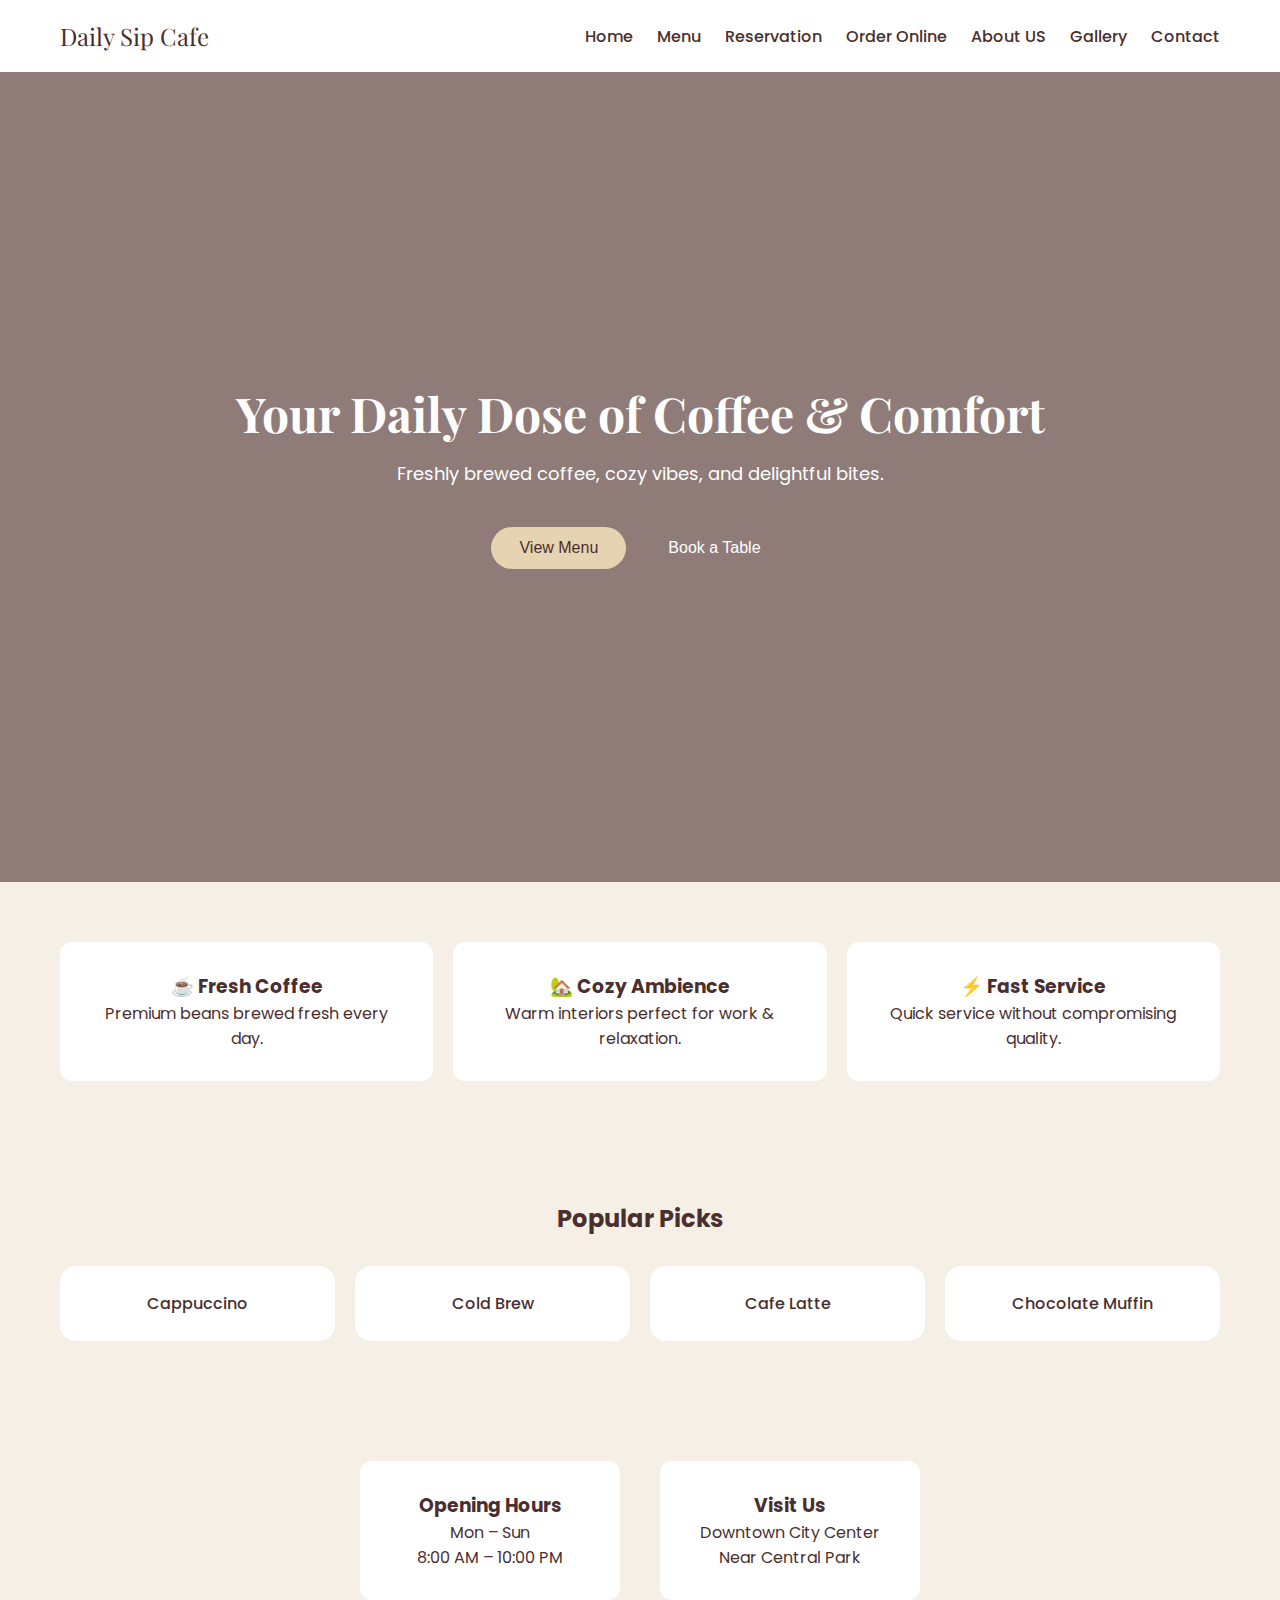
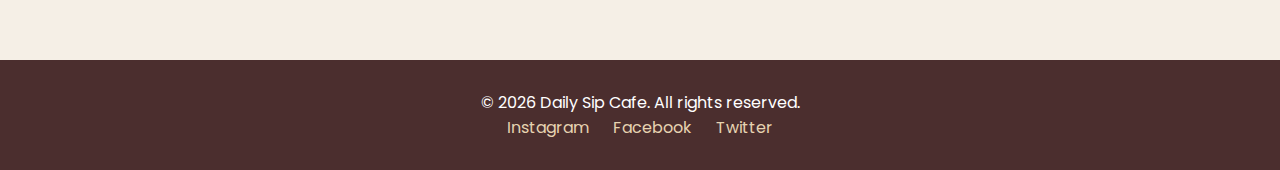
<file: index.html>
<!DOCTYPE html>
<html lang="en">
<head>
  <meta charset="UTF-8" />
  <title>Daily Sip Cafe</title>
  <meta name="viewport" content="width=device-width, initial-scale=1.0" />

  <!-- Google Fonts -->
  <link href="https://fonts.googleapis.com/css2?family=Playfair+Display:wght@600&family=Poppins:wght@300;400;500&display=swap" rel="stylesheet">

  <link rel="stylesheet" href="css/style.css" />
</head>
<body>

  <!-- Header -->
  <header class="header">
    <div class="logo">Daily Sip Cafe</div>
    <nav class="nav">
      <a href="#">Home</a>
      <a href="menu.html">Menu</a>
      <a href="reservation.html">Reservation</a>
      <a href="order.html">Order Online</a>
      <a href="about.html">About US</a>
      <a href="gallery.html">Gallery</a>
      <a href="contact.html">Contact</a>
    </nav>
  </header>

  <!-- Hero Section -->
  <section class="hero">
    <h1>Your Daily Dose of Coffee & Comfort</h1>
    <p>Freshly brewed coffee, cozy vibes, and delightful bites.</p>
    <div class="hero-buttons">
      <button class="btn primary">View Menu</button>
      <button class="btn secondary">Book a Table</button>
    </div>
  </section>

  <!-- Highlights -->
  <section class="highlights">
    <div class="highlight-card">
      <h3>☕ Fresh Coffee</h3>
      <p>Premium beans brewed fresh every day.</p>
    </div>
    <div class="highlight-card">
      <h3>🏡 Cozy Ambience</h3>
      <p>Warm interiors perfect for work & relaxation.</p>
    </div>
    <div class="highlight-card">
      <h3>⚡ Fast Service</h3>
      <p>Quick service without compromising quality.</p>
    </div>
  </section>

  <!-- Popular Menu -->
  <section class="menu">
    <h2>Popular Picks</h2>
    <div class="menu-items">
      <div class="menu-card">Cappuccino</div>
      <div class="menu-card">Cold Brew</div>
      <div class="menu-card">Cafe Latte</div>
      <div class="menu-card">Chocolate Muffin</div>
    </div>
  </section>

  <!-- Info Section -->
  <section class="info">
    <div class="info-box">
      <h3>Opening Hours</h3>
      <p>Mon – Sun</p>
      <p>8:00 AM – 10:00 PM</p>
    </div>
    <div class="info-box">
      <h3>Visit Us</h3>
      <p>Downtown City Center</p>
      <p>Near Central Park</p>
    </div>
  </section>

  <!-- Footer -->
  <footer class="footer">
    <p>© 2026 Daily Sip Cafe. All rights reserved.</p>
    <div class="socials">
      <a href="#">Instagram</a>
      <a href="#">Facebook</a>
      <a href="#">Twitter</a>
    </div>
  </footer>

  <script src="js/script.js"></script>
</body>
</html>
</file>
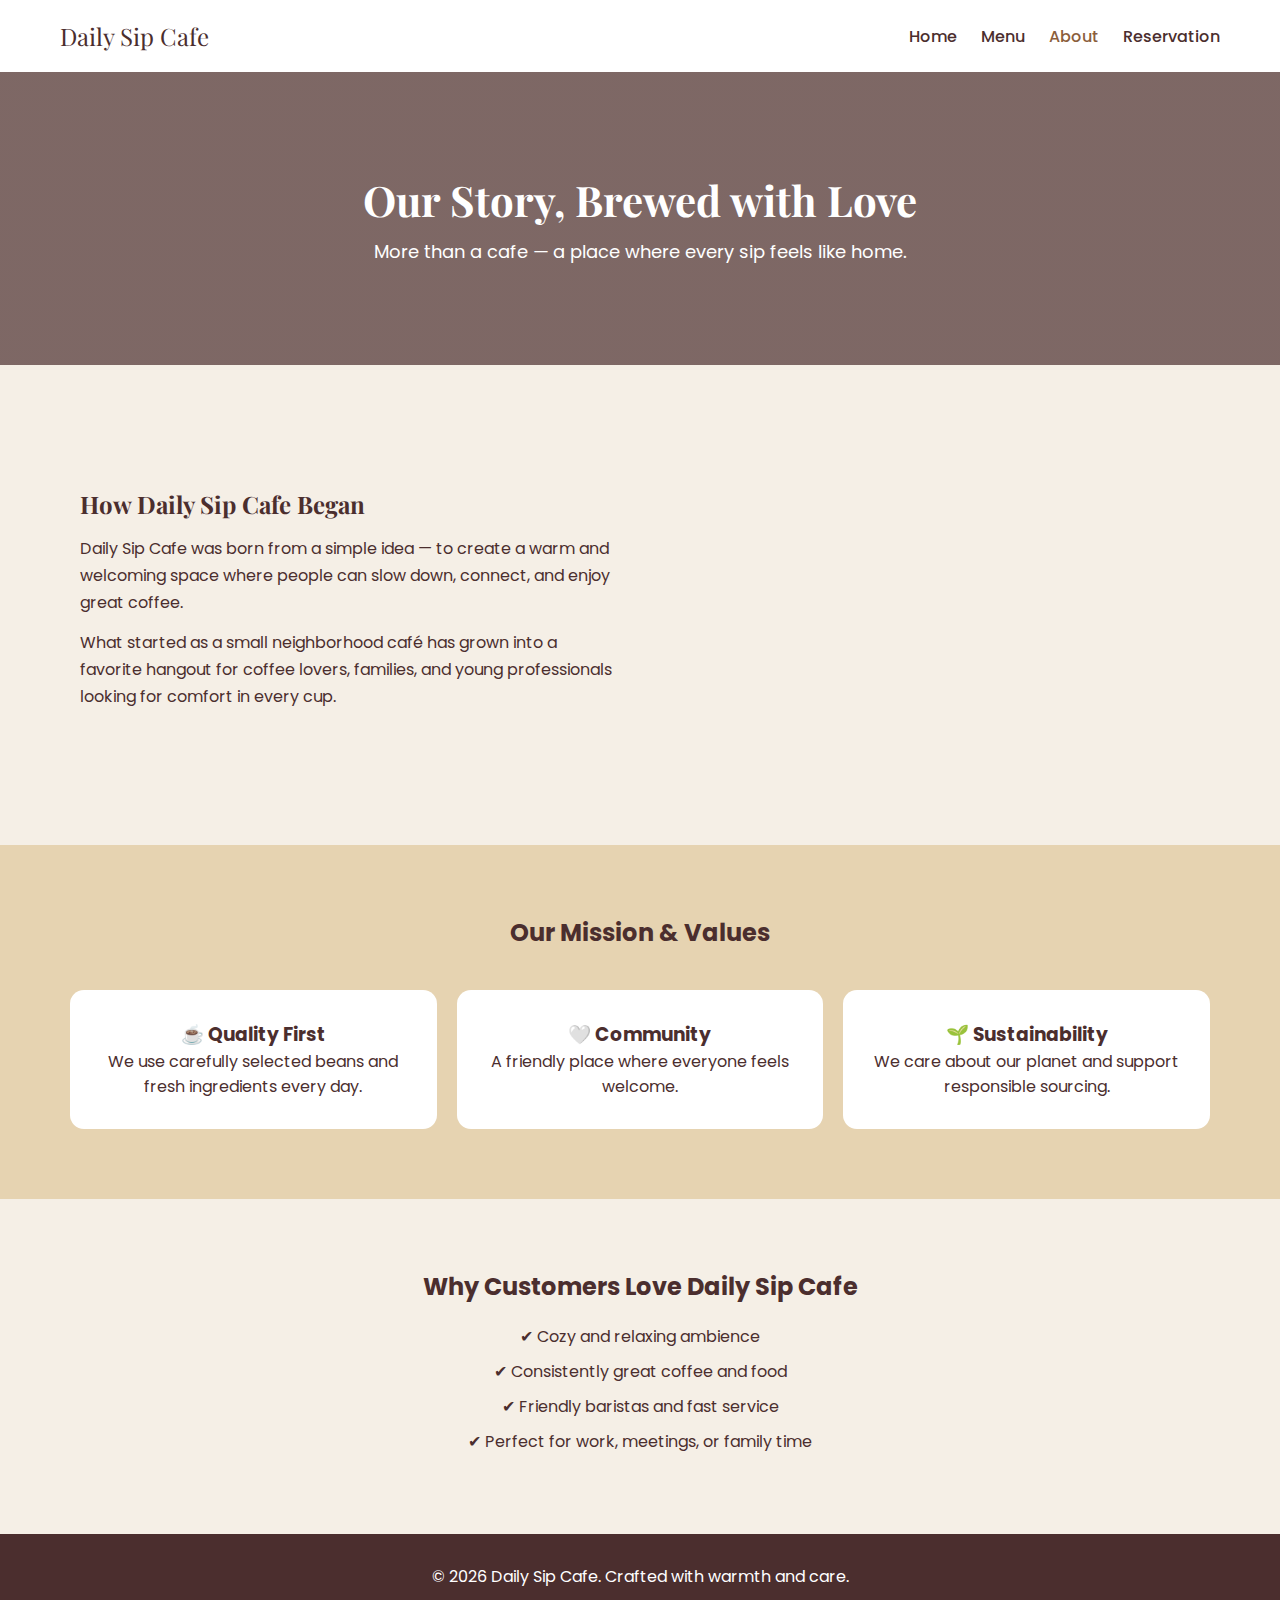
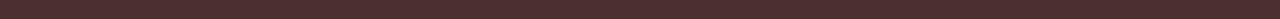
<file: about.html>
<!DOCTYPE html>
<html lang="en">
<head>
  <meta charset="UTF-8" />
  <title>About Us | Daily Sip Cafe</title>
  <meta name="viewport" content="width=device-width, initial-scale=1.0" />

  <!-- Google Fonts -->
  <link href="https://fonts.googleapis.com/css2?family=Playfair+Display:wght@600&family=Poppins:wght@300;400;500&display=swap" rel="stylesheet">

  <link rel="stylesheet" href="css/style.css" />
</head>
<body>

  <!-- Header -->
  <header class="header">
    <div class="logo">Daily Sip Cafe</div>
    <nav class="nav">
      <a href="index.html">Home</a>
      <a href="menu.html">Menu</a>
      <a href="about.html" class="active">About</a>
      <a href="reservation.html">Reservation</a>
    </nav>
  </header>

  <!-- About Hero -->
  <section class="about-hero">
    <h1>Our Story, Brewed with Love</h1>
    <p>More than a cafe — a place where every sip feels like home.</p>
  </section>

  <!-- Story Section -->
  <section class="about-section">
    <div class="about-text">
      <h2>How Daily Sip Cafe Began</h2>
      <p>
        Daily Sip Cafe was born from a simple idea — to create a warm and welcoming
        space where people can slow down, connect, and enjoy great coffee.
      </p>
      <p>
        What started as a small neighborhood café has grown into a favorite
        hangout for coffee lovers, families, and young professionals looking
        for comfort in every cup.
      </p>
    </div>
    <div class="about-image"></div>
  </section>

  <!-- Mission & Values -->
  <section class="values">
    <h2>Our Mission & Values</h2>
    <div class="values-grid">
      <div class="value-card">
        <h3>☕ Quality First</h3>
        <p>We use carefully selected beans and fresh ingredients every day.</p>
      </div>
      <div class="value-card">
        <h3>🤍 Community</h3>
        <p>A friendly place where everyone feels welcome.</p>
      </div>
      <div class="value-card">
        <h3>🌱 Sustainability</h3>
        <p>We care about our planet and support responsible sourcing.</p>
      </div>
    </div>
  </section>

  <!-- Why Love Us -->
  <section class="why-love">
    <h2>Why Customers Love Daily Sip Cafe</h2>
    <ul>
      <li>✔ Cozy and relaxing ambience</li>
      <li>✔ Consistently great coffee and food</li>
      <li>✔ Friendly baristas and fast service</li>
      <li>✔ Perfect for work, meetings, or family time</li>
    </ul>
  </section>

  <!-- Footer -->
  <footer class="footer">
    <p>© 2026 Daily Sip Cafe. Crafted with warmth and care.</p>
  </footer>

  <script src="js/script.js"></script>
</body>
</html>
</file>
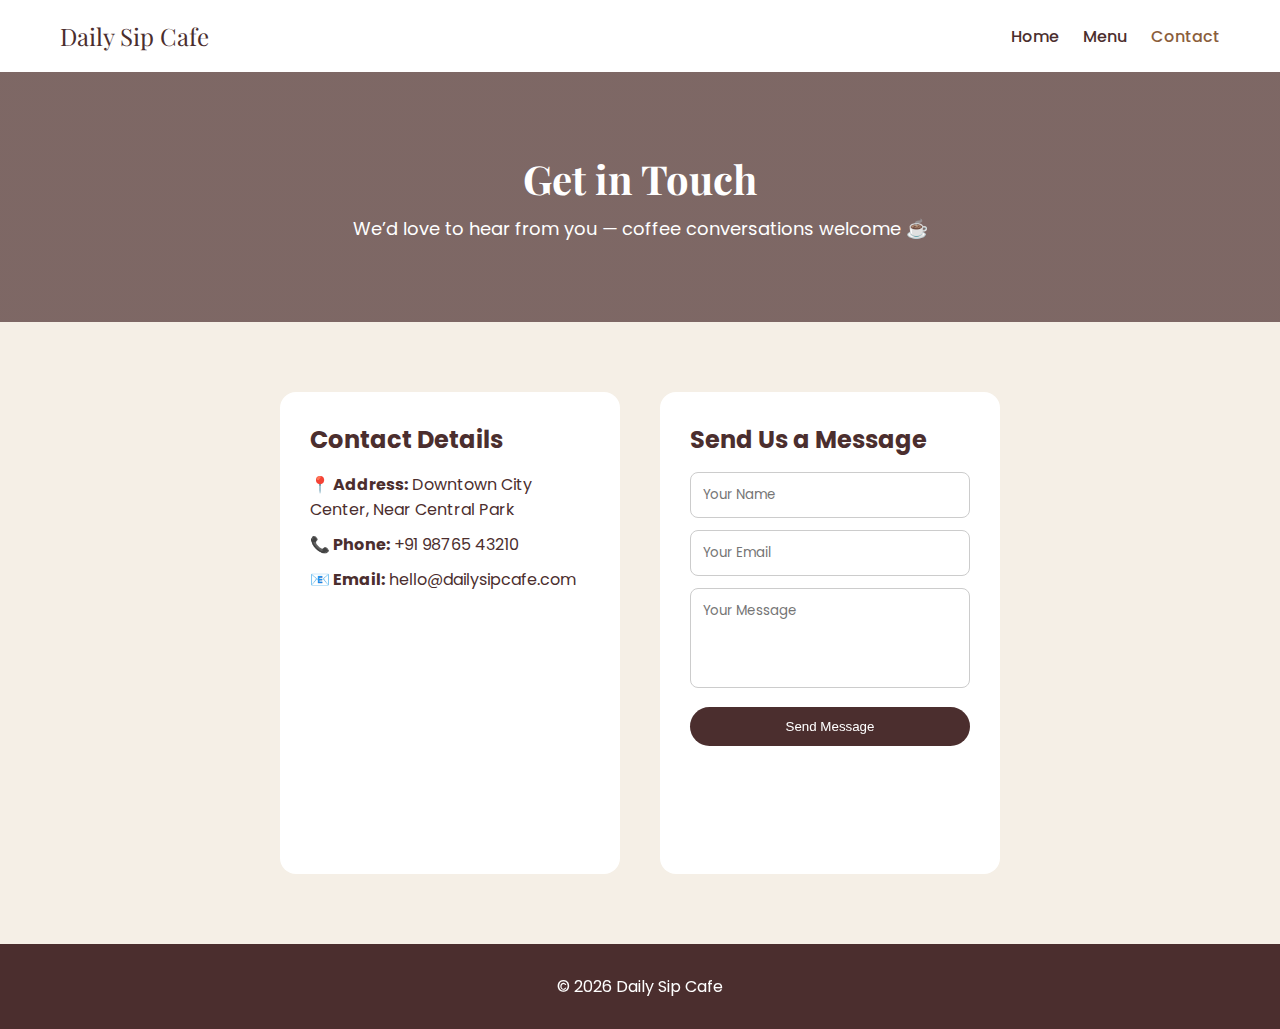
<file: contact.html>
<!DOCTYPE html>
<html lang="en">
<head>
  <meta charset="UTF-8">
  <title>Contact Us | Daily Sip Cafe</title>
  <meta name="viewport" content="width=device-width, initial-scale=1.0">

  <!-- Google Fonts -->
  <link href="https://fonts.googleapis.com/css2?family=Playfair+Display:wght@600&family=Poppins:wght@300;400;500&display=swap" rel="stylesheet">

  <link rel="stylesheet" href="css/style.css">
</head>
<body>

  <!-- Header -->
  <header class="header">
    <div class="logo">Daily Sip Cafe</div>
    <nav class="nav">
      <a href="index.html">Home</a>
      <a href="menu.html">Menu</a>
      <a href="contact.html" class="active">Contact</a>
    </nav>
  </header>

  <!-- Contact Hero -->
  <section class="contact-hero">
    <h1>Get in Touch</h1>
    <p>We’d love to hear from you — coffee conversations welcome ☕</p>
  </section>

  <!-- Contact Section -->
  <section class="contact-section">

    <!-- Contact Info -->
    <div class="contact-info">
      <h2>Contact Details</h2>
      <p><strong>📍 Address:</strong> Downtown City Center, Near Central Park</p>
      <p><strong>📞 Phone:</strong> +91 98765 43210</p>
      <p><strong>📧 Email:</strong> hello@dailysipcafe.com</p>

      <!-- Google Map -->
      <iframe
        src="https://www.google.com/maps?q=city%20center%20cafe&output=embed"
        allowfullscreen=""
        loading="lazy">
      </iframe>
    </div>

    <!-- Contact Form -->
    <div class="contact-form">
      <h2>Send Us a Message</h2>

      <form id="contactForm">
        <input type="text" id="name" placeholder="Your Name">
        <input type="email" id="email" placeholder="Your Email">
        <textarea id="message" placeholder="Your Message"></textarea>

        <button type="submit">Send Message</button>
        <p id="formMessage"></p>
      </form>
    </div>

  </section>

  <!-- Footer -->
  <footer class="footer">
    <p>© 2026 Daily Sip Cafe
</file>
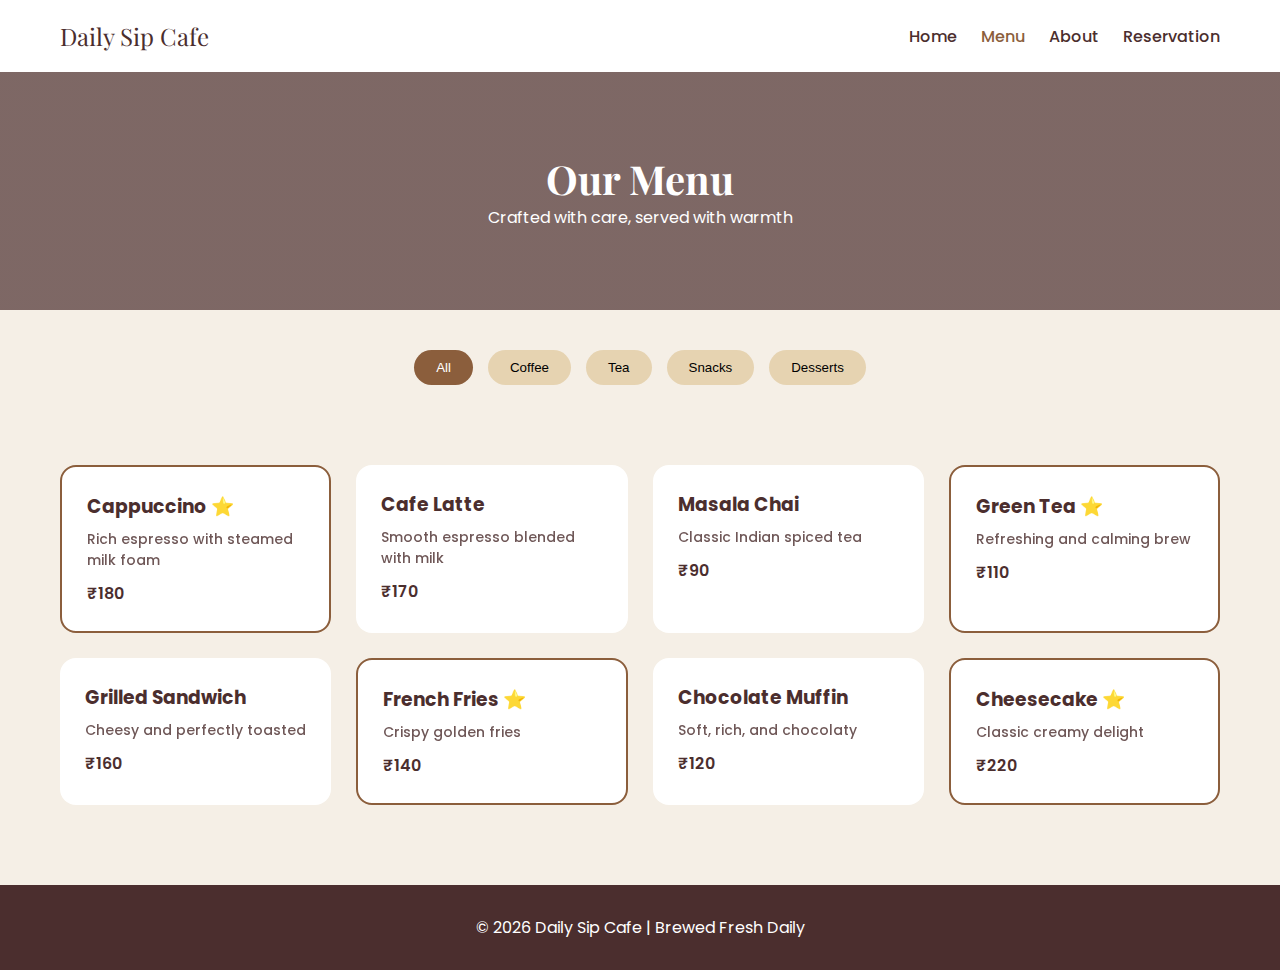
<file: menu.html>
<!DOCTYPE html>
<html lang="en">
<head>
  <meta charset="UTF-8" />
  <title>Menu | Daily Sip Cafe</title>
  <meta name="viewport" content="width=device-width, initial-scale=1.0" />

  <!-- Google Fonts -->
  <link href="https://fonts.googleapis.com/css2?family=Playfair+Display:wght@600&family=Poppins:wght@300;400;500&display=swap" rel="stylesheet">

  <link rel="stylesheet" href="css/style.css" />
</head>
<body>

  <!-- Header -->
  <header class="header">
    <div class="logo">Daily Sip Cafe</div>
    <nav class="nav">
      <a href="index.html">Home</a>
      <a href="menu.html" class="active">Menu</a>
      <a href="about.html">About</a>
      <a href="reservation.html">Reservation</a>
    </nav>
  </header>

  <!-- Menu Hero -->
  <section class="menu-hero">
    <h1>Our Menu</h1>
    <p>Crafted with care, served with warmth</p>
  </section>

  <!-- Filter Buttons -->
  <section class="menu-filters">
    <button class="filter-btn active" data-category="all">All</button>
    <button class="filter-btn" data-category="coffee">Coffee</button>
    <button class="filter-btn" data-category="tea">Tea</button>
    <button class="filter-btn" data-category="snacks">Snacks</button>
    <button class="filter-btn" data-category="desserts">Desserts</button>
  </section>

  <!-- Menu Items -->
  <section class="menu-grid">

    <div class="menu-card coffee bestseller">
      <h3>Cappuccino ⭐</h3>
      <p>Rich espresso with steamed milk foam</p>
      <span>₹180</span>
    </div>

    <div class="menu-card coffee">
      <h3>Cafe Latte</h3>
      <p>Smooth espresso blended with milk</p>
      <span>₹170</span>
    </div>

    <div class="menu-card tea">
      <h3>Masala Chai</h3>
      <p>Classic Indian spiced tea</p>
      <span>₹90</span>
    </div>

    <div class="menu-card tea bestseller">
      <h3>Green Tea ⭐</h3>
      <p>Refreshing and calming brew</p>
      <span>₹110</span>
    </div>

    <div class="menu-card snacks">
      <h3>Grilled Sandwich</h3>
      <p>Cheesy and perfectly toasted</p>
      <span>₹160</span>
    </div>

    <div class="menu-card snacks bestseller">
      <h3>French Fries ⭐</h3>
      <p>Crispy golden fries</p>
      <span>₹140</span>
    </div>

    <div class="menu-card desserts">
      <h3>Chocolate Muffin</h3>
      <p>Soft, rich, and chocolaty</p>
      <span>₹120</span>
    </div>

    <div class="menu-card desserts bestseller">
      <h3>Cheesecake ⭐</h3>
      <p>Classic creamy delight</p>
      <span>₹220</span>
    </div>

  </section>

  <!-- Footer -->
  <footer class="footer">
    <p>© 2026 Daily Sip Cafe | Brewed Fresh Daily</p>
  </footer>

  <script src="js/menu.js"></script>
</body>
</html>
</file>
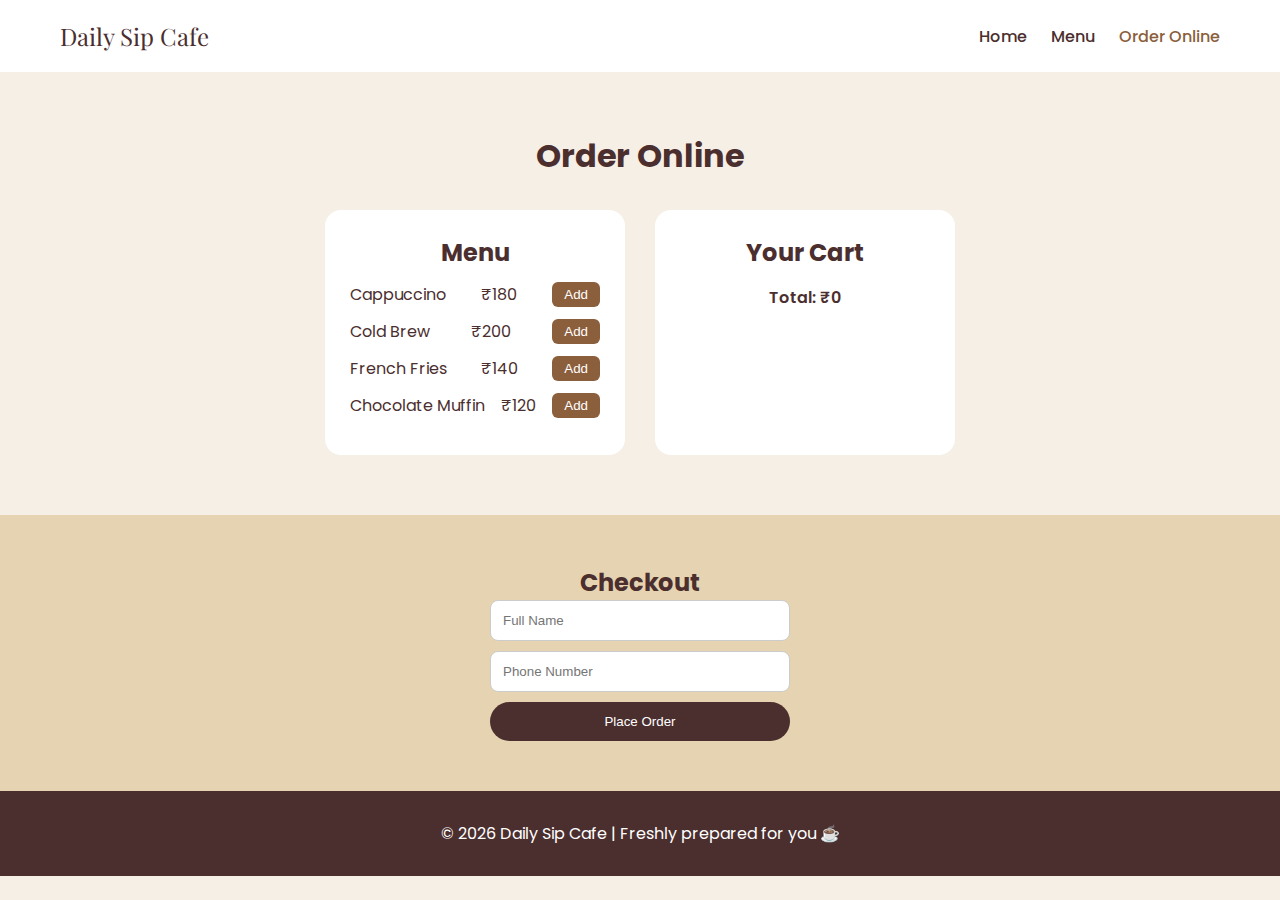
<file: order.html>
<!DOCTYPE html>
<html lang="en">
<head>
  <meta charset="UTF-8">
  <title>Online Order | Daily Sip Cafe</title>
  <meta name="viewport" content="width=device-width, initial-scale=1.0">

  <!-- Google Fonts -->
  <link href="https://fonts.googleapis.com/css2?family=Playfair+Display:wght@600&family=Poppins:wght@300;400;500&display=swap" rel="stylesheet">

  <link rel="stylesheet" href="css/style.css">
</head>
<body>

  <!-- Header -->
  <header class="header">
    <div class="logo">Daily Sip Cafe</div>
    <nav class="nav">
      <a href="index.html">Home</a>
      <a href="menu.html">Menu</a>
      <a href="order.html" class="active">Order Online</a>
    </nav>
  </header>

  <!-- Order Section -->
  <section class="order-section">
    <h1>Order Online</h1>

    <div class="order-container">

      <!-- Menu Items -->
      <div class="order-menu">
        <h2>Menu</h2>

        <div class="order-item">
          <span>Cappuccino</span>
          <span>₹180</span>
          <button onclick="addToCart('Cappuccino',180)">Add</button>
        </div>

        <div class="order-item">
          <span>Cold Brew</span>
          <span>₹200</span>
          <button onclick="addToCart('Cold Brew',200)">Add</button>
        </div>

        <div class="order-item">
          <span>French Fries</span>
          <span>₹140</span>
          <button onclick="addToCart('French Fries',140)">Add</button>
        </div>

        <div class="order-item">
          <span>Chocolate Muffin</span>
          <span>₹120</span>
          <button onclick="addToCart('Chocolate Muffin',120)">Add</button>
        </div>
      </div>

      <!-- Cart -->
      <div class="cart">
        <h2>Your Cart</h2>
        <div id="cartItems"></div>

        <div class="cart-total">
          Total: ₹<span id="total">0</span>
        </div>
      </div>

    </div>
  </section>

  <!-- Checkout -->
  <section class="checkout">
    <h2>Checkout</h2>
    <form id="checkoutForm">
      <input type="text" placeholder="Full Name" required>
      <input type="tel" placeholder="Phone Number" required>
      <button type="submit">Place Order</button>
      <p id="orderMessage"></p>
    </form>
  </section>

  <footer class="footer">
    <p>© 2026 Daily Sip Cafe | Freshly prepared for you ☕</p>
  </footer>

  <script src=
</file>
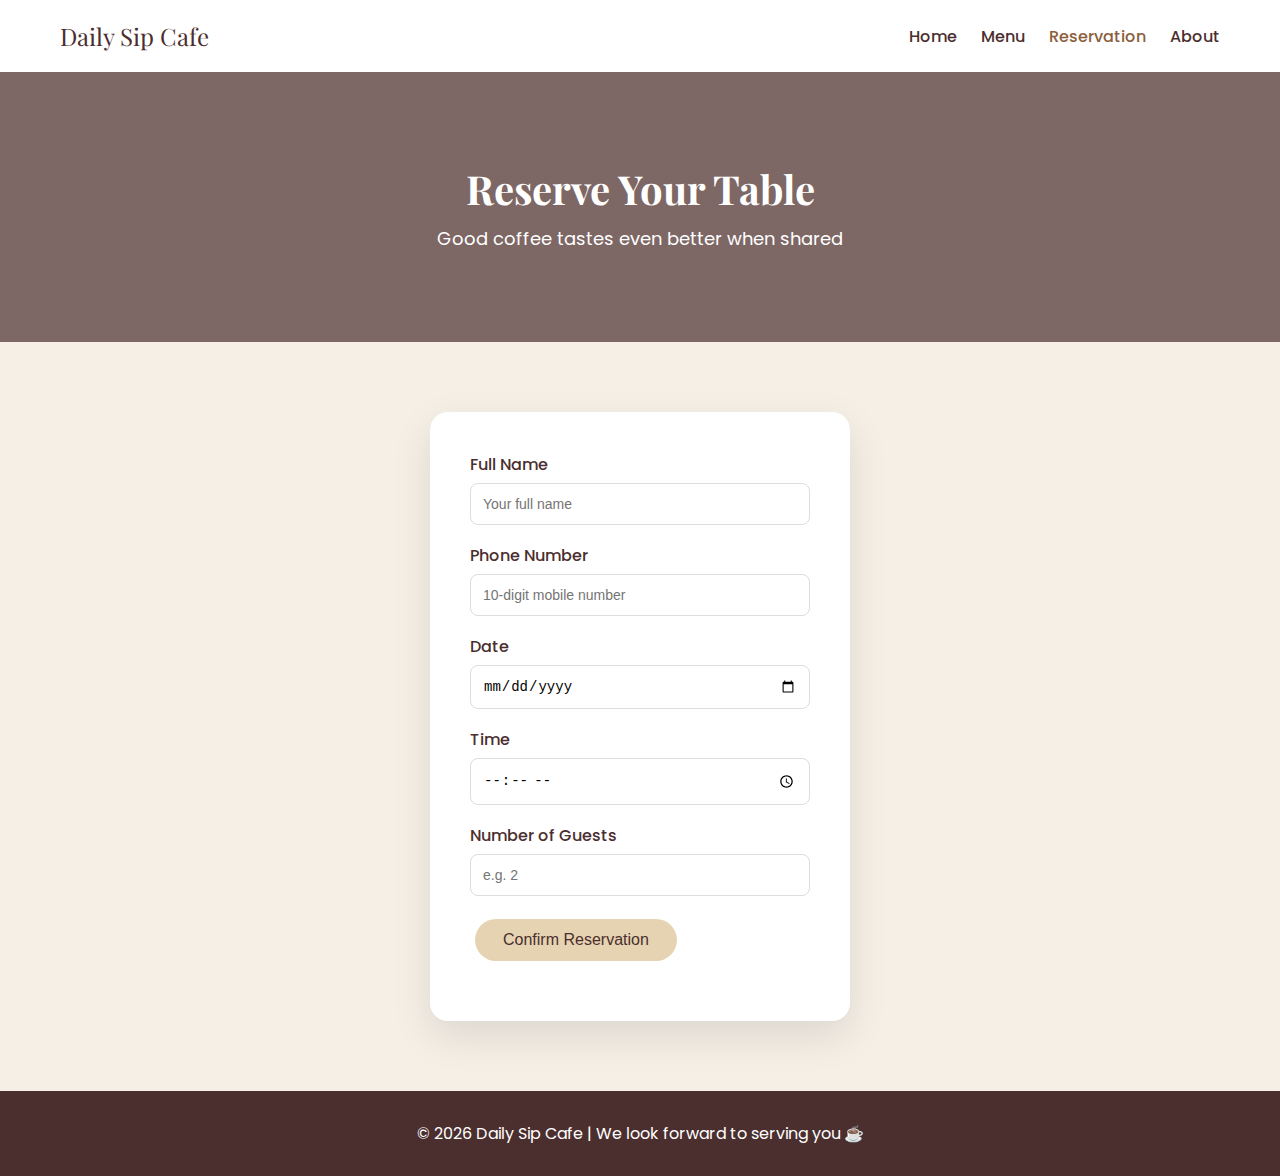
<file: reservation.html>
<!DOCTYPE html>
<html lang="en">
<head>
  <meta charset="UTF-8" />
  <title>Table Reservation | Daily Sip Cafe</title>
  <meta name="viewport" content="width=device-width, initial-scale=1.0" />

  <!-- Google Fonts -->
  <link href="https://fonts.googleapis.com/css2?family=Playfair+Display:wght@600&family=Poppins:wght@300;400;500&display=swap" rel="stylesheet">

  <link rel="stylesheet" href="css/style.css" />
</head>
<body>

  <!-- Header -->
  <header class="header">
    <div class="logo">Daily Sip Cafe</div>
    <nav class="nav">
      <a href="index.html">Home</a>
      <a href="menu.html">Menu</a>
      <a href="reservation.html" class="active">Reservation</a>
      <a href="about.html">About</a>
    </nav>
  </header>

  <!-- Reservation Hero -->
  <section class="reservation-hero">
    <h1>Reserve Your Table</h1>
    <p>Good coffee tastes even better when shared</p>
  </section>

  <!-- Reservation Form -->
  <section class="reservation-section">
    <form id="reservationForm" class="reservation-form">

      <div class="form-group">
        <label>Full Name</label>
        <input type="text" id="name" placeholder="Your full name">
      </div>

      <div class="form-group">
        <label>Phone Number</label>
        <input type="tel" id="phone" placeholder="10-digit mobile number">
      </div>

      <div class="form-group">
        <label>Date</label>
        <input type="date" id="date">
      </div>

      <div class="form-group">
        <label>Time</label>
        <input type="time" id="time">
      </div>

      <div class="form-group">
        <label>Number of Guests</label>
        <input type="number" id="guests" min="1" max="20" placeholder="e.g. 2">
      </div>

      <button type="submit" class="btn primary">Confirm Reservation</button>

      <p id="message" class="message"></p>
    </form>
  </section>

  <!-- Footer -->
  <footer class="footer">
    <p>© 2026 Daily Sip Cafe | We look forward to serving you ☕</p>
  </footer>

  <script src="js/reservation.js"></script>
</body>
</html>
</file>
<file: css/style.css>
:root {
  --brown-dark: #4b2e2e;
  --brown-light: #8b5e3c;
  --cream: #f5efe6;
  --beige: #e6d3b1;
  --white: #ffffff;
}

* {
  margin: 0;
  padding: 0;
  box-sizing: border-box;
}

body {
  font-family: 'Poppins', sans-serif;
  background: var(--cream);
  color: var(--brown-dark);
}

/* Header */
.header {
  display: flex;
  justify-content: space-between;
  align-items: center;
  padding: 20px 60px;
  background: var(--white);
  position: sticky;
  top: 0;
}

.logo {
  font-family: 'Playfair Display', serif;
  font-size: 24px;
}

.nav a {
  margin-left: 20px;
  text-decoration: none;
  color: var(--brown-dark);
  font-weight: 500;
}

.nav a:hover {
  color: var(--brown-light);
}

/* Hero */
.hero {
  height: 90vh;
  background: linear-gradient(rgba(75,46,46,.6), rgba(75,46,46,.6)),
              url("https://images.unsplash.com/photo-1509042239860-f550ce710b93") center/cover;
  color: var(--white);
  display: flex;
  flex-direction: column;
  justify-content: center;
  align-items: center;
  text-align: center;
  padding: 20px;
}

.hero h1 {
  font-family: 'Playfair Display', serif;
  font-size: 48px;
  animation: fadeUp 1s ease;
}

.hero p {
  margin: 15px 0;
  font-size: 18px;
  animation: fadeUp 1.2s ease;
}

.hero-buttons {
  margin-top: 20px;
}

.btn {
  padding: 12px 28px;
  border-radius: 25px;
  border: none;
  margin: 5px;
  cursor: pointer;
  font-size: 16px;
}

.primary {
  background: var(--beige);
  color: var(--brown-dark);
}

.secondary {
  background: transparent;
  border: 2px solid var(--beige);
  color: var(--white);
}

/* Highlights */
.highlights {
  display: grid;
  grid-template-columns: repeat(auto-fit, minmax(220px, 1fr));
  gap: 20px;
  padding: 60px;
}

.highlight-card {
  background: var(--white);
  padding: 30px;
  text-align: center;
  border-radius: 12px;
  transition: transform .3s;
}

.highlight-card:hover {
  transform: translateY(-8px);
}

/* Menu */
.menu {
  padding: 60px;
  text-align: center;
}

.menu-items {
  display: grid;
  grid-template-columns: repeat(auto-fit, minmax(150px, 1fr));
  gap: 20px;
  margin-top: 30px;
}

.menu-card {
  background: var(--beige);
  padding: 30px;
  border-radius: 12px;
  font-weight: 500;
}

/* Info */
.info {
  display: flex;
  justify-content: center;
  gap: 40px;
  padding: 60px;
  flex-wrap: wrap;
}

.info-box {
  background: var(--white);
  padding: 30px;
  border-radius: 12px;
  width: 260px;
  text-align: center;
}

/* Footer */
.footer {
  background: var(--brown-dark);
  color: var(--white);
  text-align: center;
  padding: 30px;
}

.footer a {
  color: var(--beige);
  margin: 0 10px;
  text-decoration: none;
}

/* Animation */
@keyframes fadeUp {
  from { opacity: 0; transform: translateY(20px); }
  to { opacity: 1; transform: translateY(0); }
}

/* Responsive */
@media (max-width: 768px) {
  .header {
    flex-direction: column;
  }
  .hero h1 {
    font-size: 32px;
  }
}


/* About Hero */
.about-hero {
  background: linear-gradient(rgba(75,46,46,.7), rgba(75,46,46,.7)),
              url("https://images.unsplash.com/photo-1495474472287-4d71bcdd2085") center/cover;
  color: white;
  text-align: center;
  padding: 100px 20px;
}

.about-hero h1 {
  font-family: 'Playfair Display', serif;
  font-size: 42px;
}

.about-hero p {
  margin-top: 10px;
  font-size: 18px;
}

/* About Section */
.about-section {
  display: flex;
  gap: 40px;
  padding: 80px;
  align-items: center;
  flex-wrap: wrap;
}

.about-text {
  flex: 1;
}

.about-text h2 {
  font-family: 'Playfair Display', serif;
  margin-bottom: 15px;
}

.about-text p {
  margin-bottom: 12px;
  line-height: 1.7;
}

.about-image {
  flex: 1;
  height: 320px;
  border-radius: 16px;
  background: url("https://images.unsplash.com/photo-1504754524776-8f4f37790ca0") center/cover;
}

/* Values */
.values {
  background: var(--beige);
  padding: 70px;
  text-align: center;
}

.values-grid {
  display: grid;
  grid-template-columns: repeat(auto-fit, minmax(220px, 1fr));
  gap: 20px;
  margin-top: 40px;
}

.value-card {
  background: white;
  padding: 30px;
  border-radius: 14px;
  transition: transform .3s;
}

.value-card:hover {
  transform: translateY(-8px);
}

/* Why Love Us */
.why-love {
  padding: 70px;
  text-align: center;
}

.why-love ul {
  list-style: none;
  margin-top: 20px;
}

.why-love li {
  margin: 10px 0;
  font-size: 16px;
}

/* Active Nav */
.nav .active {
  color: var(--brown-light);
}

/* Responsive */
@media (max-width: 768px) {
  .about-section {
    padding: 40px 20px;
  }
  .about-hero h1 {
    font-size: 30px;
  }
}


/* menu */

/* Menu Hero */
.menu-hero {
  background: linear-gradient(rgba(75,46,46,.7), rgba(75,46,46,.7)),
              url("https://images.unsplash.com/photo-1511920170033-f8396924c348") center/cover;
  color: white;
  text-align: center;
  padding: 80px 20px;
}

.menu-hero h1 {
  font-family: 'Playfair Display', serif;
  font-size: 40px;
}

/* Filters */
.menu-filters {
  display: flex;
  justify-content: center;
  gap: 15px;
  padding: 40px;
  flex-wrap: wrap;
}

.filter-btn {
  padding: 10px 22px;
  border-radius: 20px;
  border: none;
  background: var(--beige);
  cursor: pointer;
  font-weight: 500;
}

.filter-btn.active,
.filter-btn:hover {
  background: var(--brown-light);
  color: white;
}

/* Menu Grid */
.menu-grid {
  padding: 40px 60px 80px;
  display: grid;
  grid-template-columns: repeat(auto-fit, minmax(220px, 1fr));
  gap: 25px;
}

.menu-card {
  background: white;
  padding: 25px;
  border-radius: 16px;
  transition: transform .3s, box-shadow .3s;
}

.menu-card h3 {
  margin-bottom: 8px;
}

.menu-card p {
  font-size: 14px;
  opacity: .8;
}

.menu-card span {
  display: block;
  margin-top: 10px;
  font-weight: 600;
}

.menu-card:hover {
  transform: translateY(-8px);
  box-shadow: 0 10px 25px rgba(0,0,0,.1);
}

/* Bestseller Highlight */
.bestseller {
  border: 2px solid var(--brown-light);
}

/* Responsive */
@media (max-width: 768px) {
  .menu-grid {
    padding: 30px 20px;
  }
  .menu-hero h1 {
    font-size: 28px;
  }
}


/* reservation page */

/* Reservation Hero */
.reservation-hero {
  background: linear-gradient(rgba(75,46,46,.7), rgba(75,46,46,.7)),
              url("https://images.unsplash.com/photo-1521017432531-fbd92d768814") center/cover;
  color: white;
  text-align: center;
  padding: 90px 20px;
}

.reservation-hero h1 {
  font-family: 'Playfair Display', serif;
  font-size: 40px;
}

.reservation-hero p {
  margin-top: 10px;
  font-size: 18px;
}

/* Reservation Section */
.reservation-section {
  padding: 70px 20px;
  display: flex;
  justify-content: center;
}

.reservation-form {
  background: white;
  padding: 40px;
  border-radius: 18px;
  width: 100%;
  max-width: 420px;
  box-shadow: 0 15px 40px rgba(0,0,0,.1);
}

.form-group {
  margin-bottom: 18px;
}

.form-group label {
  display: block;
  margin-bottom: 6px;
  font-weight: 500;
}

.form-group input {
  width: 100%;
  padding: 12px;
  border-radius: 8px;
  border: 1px solid #ddd;
  font-size: 14px;
}

.form-group input:focus {
  outline: none;
  border-color: var(--brown-light);
}

.message {
  margin-top: 15px;
  font-size: 14px;
  text-align: center;
}

/* Responsive */
@media (max-width: 600px) {
  .reservation-form {
    padding: 30px 20px;
  }
  .reservation-hero h1 {
    font-size: 28px;
  }
}


/* order page */

/* Order Section */
.order-section {
  padding: 60px 20px;
  text-align: center;
}

.order-container {
  display: flex;
  gap: 30px;
  justify-content: center;
  flex-wrap: wrap;
  margin-top: 30px;
}

/* Menu */
.order-menu, .cart {
  background: white;
  padding: 25px;
  border-radius: 16px;
  width: 300px;
}

.order-item {
  display: flex;
  justify-content: space-between;
  align-items: center;
  margin: 12px 0;
}

.order-item button {
  padding: 5px 12px;
  border: none;
  background: var(--brown-light);
  color: white;
  border-radius: 6px;
  cursor: pointer;
}

/* Cart */
.cart-item {
  display: flex;
  justify-content: space-between;
  align-items: center;
  margin: 10px 0;
}

.cart-item button {
  padding: 3px 8px;
  margin: 0 4px;
}

.cart-total {
  margin-top: 15px;
  font-weight: 600;
}

/* Checkout */
.checkout {
  background: var(--beige);
  padding: 50px 20px;
  text-align: center;
}

.checkout form {
  max-width: 300px;
  margin: auto;
}

.checkout input {
  width: 100%;
  padding: 12px;
  margin-bottom: 10px;
  border-radius: 8px;
  border: 1px solid #ccc;
}

.checkout button {
  width: 100%;
  padding: 12px;
  background: var(--brown-dark);
  color: white;
  border: none;
  border-radius: 20px;
  cursor: pointer;
}

/* Responsive */
@media (max-width: 768px) {
  .order-container {
    flex-direction: column;
    align-items: center;
  }
}


/* Gallery page */

/* Gallery Hero */
.gallery-hero {
  background: linear-gradient(rgba(75,46,46,.7), rgba(75,46,46,.7)),
              url("https://images.unsplash.com/photo-1501339847302-ac426a4a7cbb") center/cover;
  color: white;
  text-align: center;
  padding: 80px 20px;
}

.gallery-hero h1 {
  font-family: 'Playfair Display', serif;
  font-size: 40px;
}

.gallery-hero p {
  margin-top: 10px;
  font-size: 18px;
}

/* Gallery Grid */
.gallery-section {
  padding: 60px 20px;
}

.gallery-grid {
  display: grid;
  grid-template-columns: repeat(auto-fit, minmax(220px, 1fr));
  gap: 15px;
}

.gallery-grid img {
  width: 100%;
  height: 220px;
  object-fit: cover;
  border-radius: 14px;
  cursor: pointer;
  transition: transform .3s, box-shadow .3s;
}

.gallery-grid img:hover {
  transform: scale(1.05);
  box-shadow: 0 10px 25px rgba(0,0,0,.15);
}

/* Lightbox */
.lightbox {
  position: fixed;
  top: 0;
  left: 0;
  width: 100%;
  height: 100%;
  background: rgba(0,0,0,.8);
  display: none;
  justify-content: center;
  align-items: center;
  z-index: 999;
}

.lightbox img {
  max-width: 90%;
  max-height: 90%;
  border-radius: 12px;
}

/* Responsive */
@media (max-width: 768px) {
  .gallery-hero h1 {
    font-size: 28px;
  }
  .gallery-grid img {
    height: 180px;
  }
}

/* Contact Hero */
.contact-hero {
  background: linear-gradient(rgba(75,46,46,.7), rgba(75,46,46,.7)),
              url("https://images.unsplash.com/photo-1501339847302-ac426a4a7cbb") center/cover;
  color: white;
  text-align: center;
  padding: 80px 20px;
}

.contact-hero h1 {
  font-family: 'Playfair Display', serif;
  font-size: 40px;
}

.contact-hero p {
  margin-top: 10px;
  font-size: 18px;
}

/* Contact Section */
.contact-section {
  display: flex;
  gap: 40px;
  padding: 70px 20px;
  justify-content: center;
  flex-wrap: wrap;
}

/* Contact Info */
.contact-info {
  background: white;
  padding: 30px;
  border-radius: 16px;
  width: 340px;
}

.contact-info h2 {
  margin-bottom: 15px;
}

.contact-info p {
  margin-bottom: 10px;
}

.contact-info iframe {
  width: 100%;
  height: 220px;
  border: none;
  border-radius: 12px;
  margin-top: 15px;
}

/* Contact Form */
.contact-form {
  background: white;
  padding: 30px;
  border-radius: 16px;
  width: 340px;
}

.contact-form h2 {
  margin-bottom: 15px;
}

.contact-form input,
.contact-form textarea {
  width: 100%;
  padding: 12px;
  margin-bottom: 12px;
  border-radius: 8px;
  border: 1px solid #ccc;
  font-family: 'Poppins', sans-serif;
}

.contact-form textarea {
  resize: none;
  height: 100px;
}

.contact-form button {
  width: 100%;
  padding: 12px;
  background: var(--brown-dark);
  color: white;
  border: none;
  border-radius: 20px;
  cursor: pointer;
}

#formMessage {
  margin-top: 10px;
  font-size: 14px;
  text-align: center;
}

/* Responsive */
@media (max-width: 768px) {
  .contact-hero h1 {
    font-size: 28px;
  }
}

/* css/style.css */
:root {
  --brown-dark: #4b2e2e;
  --brown-light: #8b5e3c;
  --beige: #e6d3b1;
  --cream: #f5efe6;
  --white: #ffffff;

  --shadow-soft: 0 10px 25px rgba(0,0,0,0.1);
  --radius-lg: 16px;
  --radius-md: 10px;
}

/* Reusable Buttons */
.btn {
  padding: 12px 28px;
  border-radius: 25px;
  border: none;
  cursor: pointer;
  font-size: 16px;
  transition: all 0.3s ease;
}

.btn-primary {
  background: var(--beige);
  color: var(--brown-dark);
}

.btn-primary:hover {
  background: var(--brown-light);
  color: var(--white);
}

/* Reusable Card */
.card {
  background: var(--white);
  border-radius: var(--radius-lg);
  padding: 25px;
  box-shadow: var(--shadow-soft);
  transition: transform 0.3s ease;
}

.card:hover {
  transform: translateY(-8px);
}

.fade-in {
  opacity: 0;
  transform: translateY(30px);
  transition: all 0.8s ease;
}

.fade-in.show {
  opacity: 1;
  transform: translateY(0);
}

/* Base (mobile first) */
body {
  font-size: 14px;
}

/* Tablet */
@media (min-width: 768px) {
  body {
    font-size: 15px;
  }
}

/* Desktop */
@media (min-width: 1024px) {
  body {
    font-size: 16px;
  }
}
</file>
